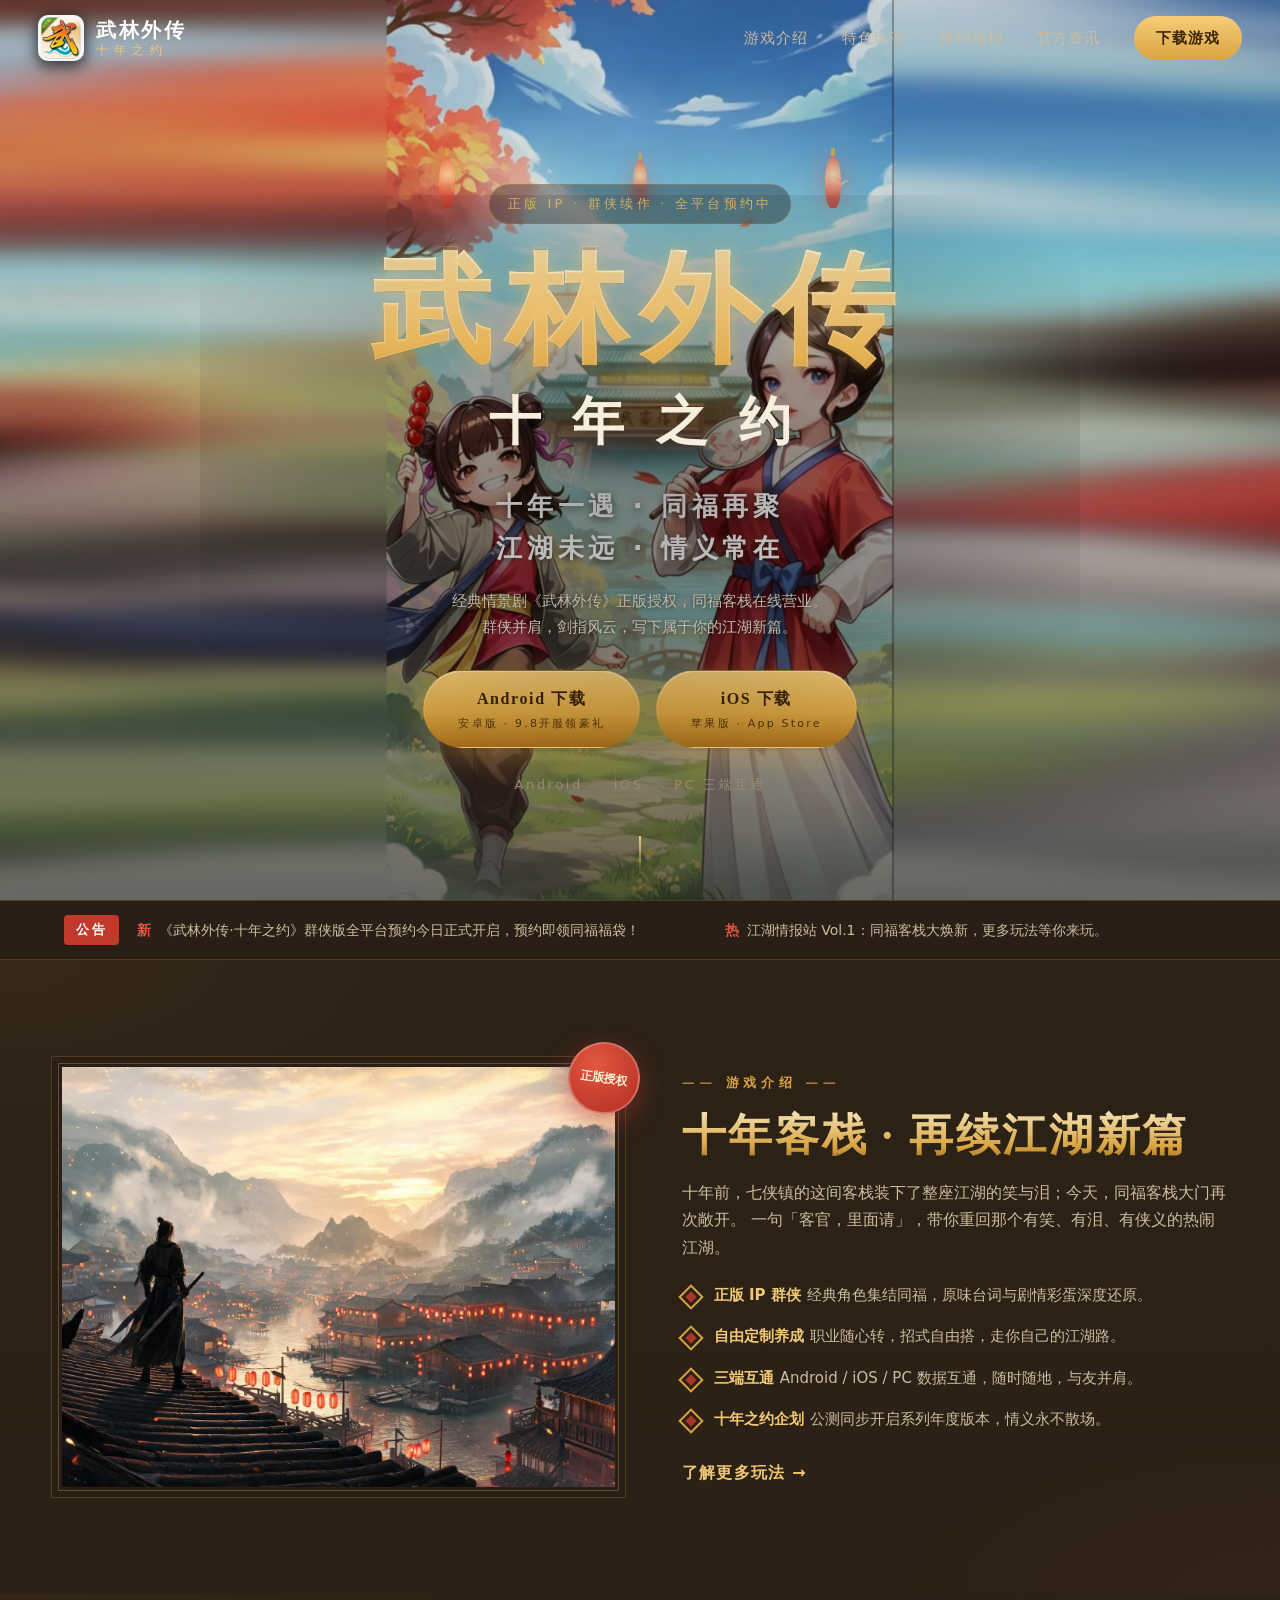
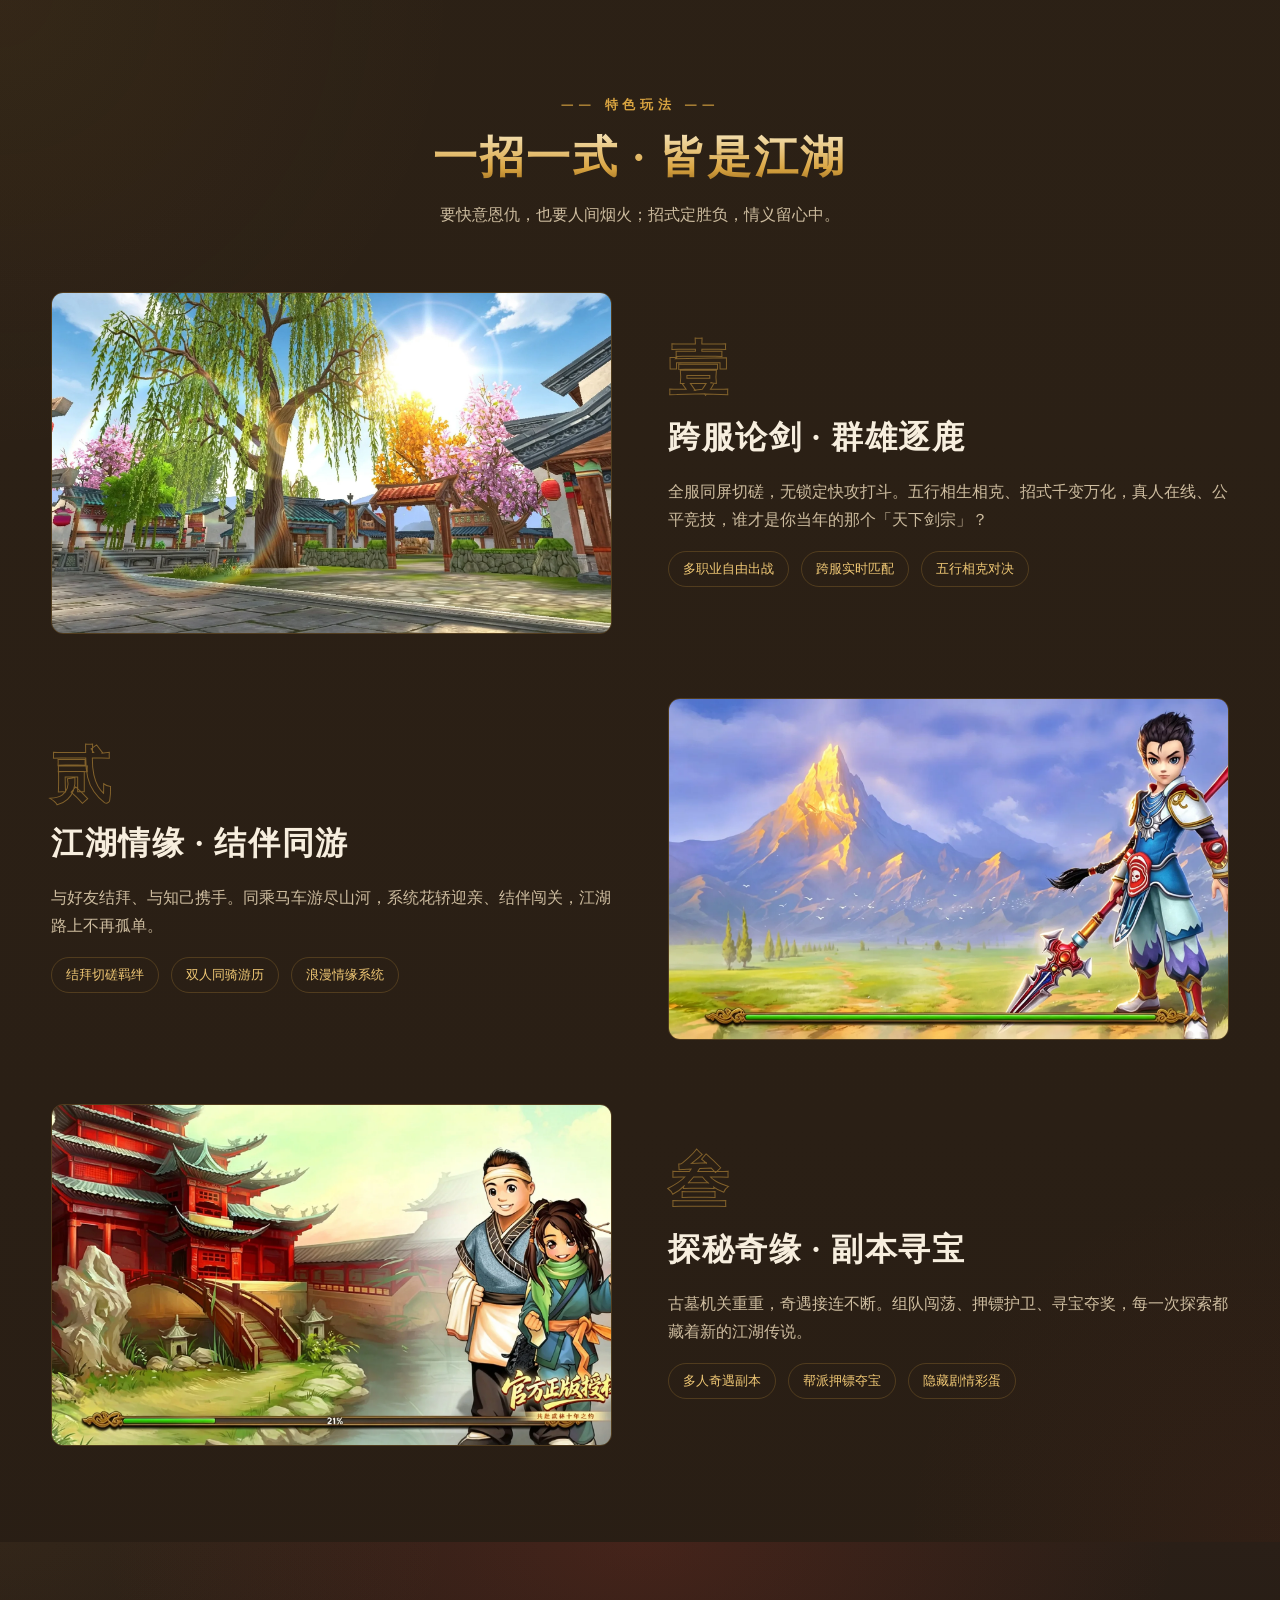
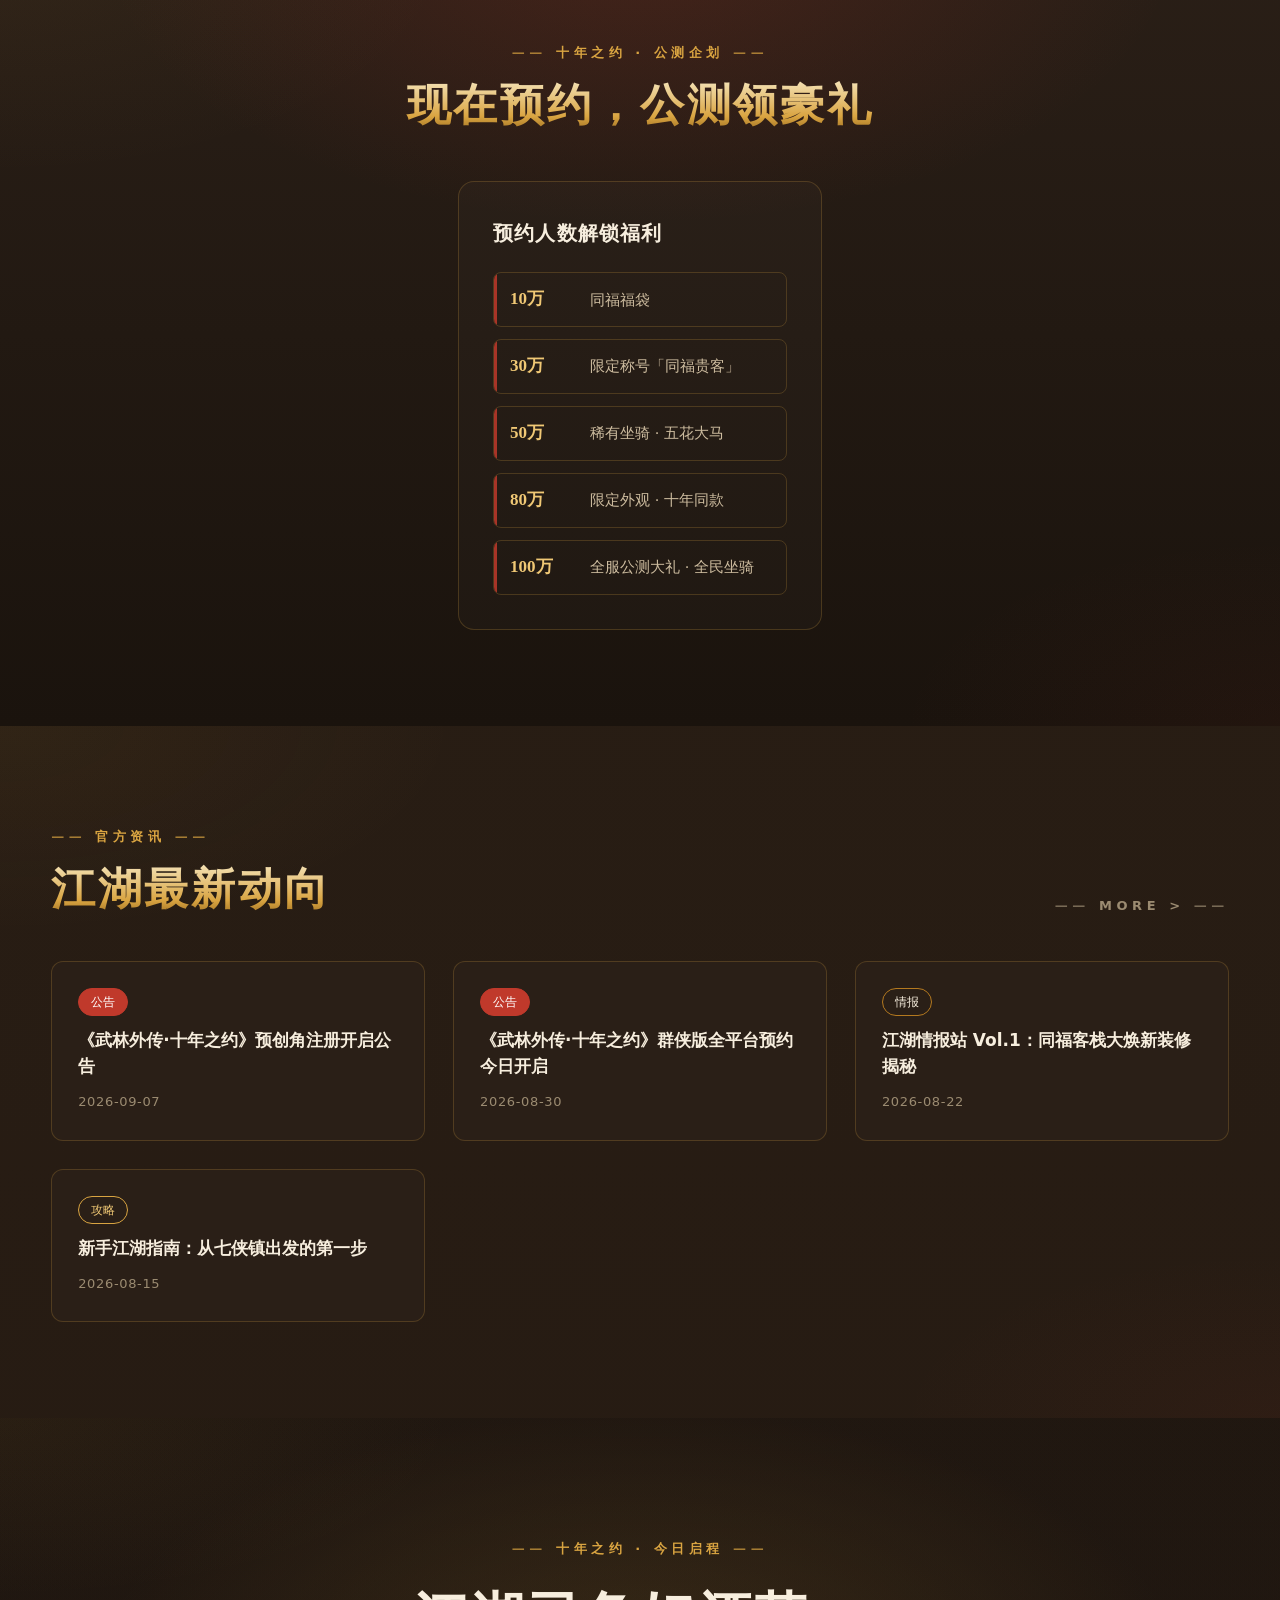
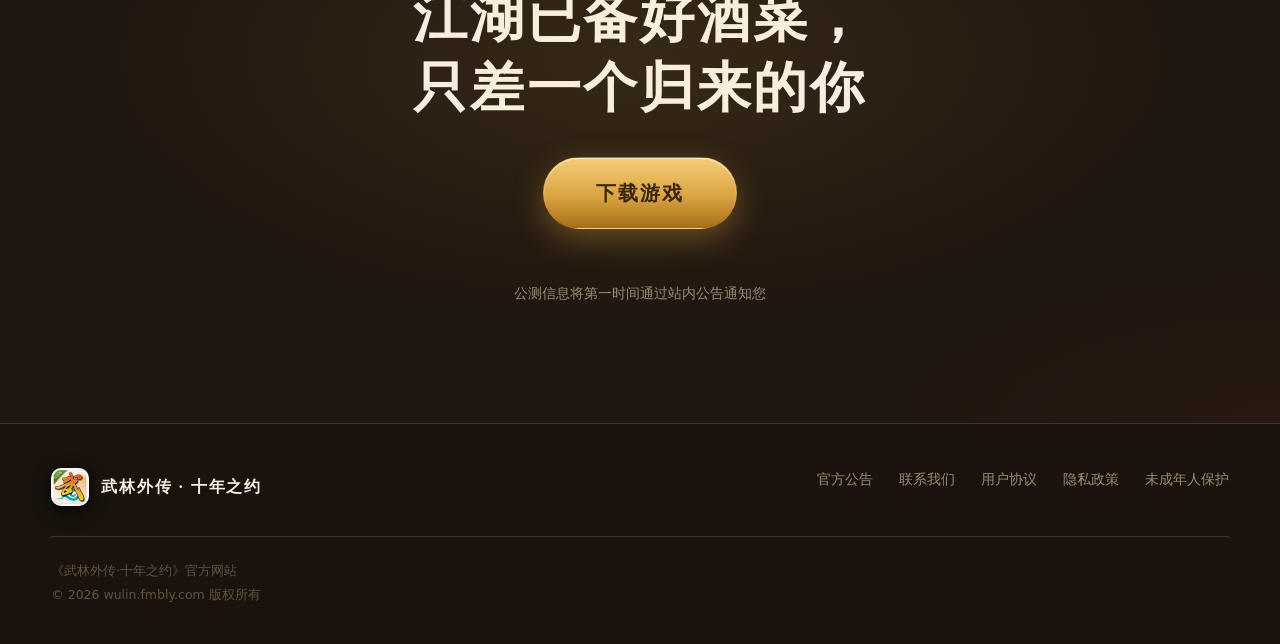
<file: index.html>
<!DOCTYPE html>
<html lang="zh-CN" class="js"><head>
<meta charset="UTF-8">
<meta name="viewport" content="width=device-width, initial-scale=1.0">
<title>武林外传：十年之约 - 官方网站</title>
<meta name="description" content="《武林外传·十年之约》正版群侠手游官网。经典情景剧武林外传正版授权，同福客栈在线营业，群侠并肩，剑指风云。十年一遇，江湖未远，情义常在。">
<meta name="keywords" content="武林外传,武林外传十年之约,武林外传手游,群侠,同福客栈,武侠手游,官网,预约">
<meta name="baidu-site-verification" content="codeva-mMOfyndmXT" />
<link rel="canonical" href="https://wulin.fmbly.com/">
<meta property="og:type" content="website">
<meta property="og:title" content="武林外传：十年之约 - 官方网站">
<meta property="og:description" content="十年一遇 · 同福再聚。经典情景剧正版授权群侠手游，公测预约现已开启。">
<meta property="og:image" content="https://wulin.fmbly.com/assets/images/hero_kv_user.webp">
<link rel="icon" type="image/svg+xml" href="favicon.svg">
<link rel="icon" type="image/png" href="favicon-16.png" sizes="16x16">
<link rel="icon" type="image/png" href="favicon-32.png" sizes="32x32">
<link rel="apple-touch-icon" href="favicon-192.png">
<link rel="manifest" href="site.webmanifest">
<link rel="stylesheet" href="css/style.css?v=20260908-user">
<script type="application/ld+json">{"@context": "https://schema.org", "@type": "WebSite", "name": "武林外传：十年之约 官方网站", "url": "https://wulin.fmbly.com/"}</script>
</head>
<body>
<a class="skip-link" href="#main">跳到主要内容</a>

<!-- ===== 顶部导航 ===== -->
<header class="site-head scrolled" id="top">
  <nav class="nav" aria-label="主导航">
    <a class="brand" href="#top">
      <img class="brand-seal-img" src="assets/images/logo-wu-v7.webp?v=20260903" alt="武林外传·十年之约" width="48" height="48">
      <span class="brand-txt">
        <b>武林外传</b>
        <i>十年之约</i>
      </span>
    </a>
    <div class="nav-links" id="navLinks">
      <a href="#intro">游戏介绍</a>
      <a href="#features">特色玩法</a>
      <a href="#welfare">预约福利</a>
      <a href="#news">官方资讯</a>
      <a class="nav-cta" href="https://sdkn-ldy.zhangyu39.com/?app_id=7631&promote_id=1778" target="_blank" rel="noopener noreferrer">下载游戏</a>
    </div>
    <button class="nav-toggle" id="navToggle" aria-label="展开菜单" aria-expanded="false" aria-controls="navLinks">
      <span></span><span></span><span></span>
    </button>
  </nav>
</header>

<main id="main">

  <!-- ===== 首屏主视觉 ===== -->
  <section class="hero" id="home">
    <picture class="hero-media">
      <source srcset="assets/images/hero_kv_user_mobile.webp?v=20260908" media="(max-width:760px)">
      <img class="hero-bg" src="assets/images/hero_kv_user.webp?v=20260908" alt="同福客栈月夜江湖" fetchpriority="high">
    </picture>
    <div class="hero-veil"></div>
    <div class="hero-veil2"></div>
    <div class="hero-inner">
      <div class="hero-lantern-wrap" aria-hidden="true">
        <span class="lantern l1"></span>
        <span class="lantern l2"></span>
        <span class="lantern l3"></span>
      </div>
      <div class="hero-badge">正版 IP · 群侠续作 · 全平台预约中</div>
      <h1 class="hero-title">
        <span class="t-main">武林外传</span>
        <span class="t-sub">十年之约</span>
      </h1>
      <p class="hero-dimmer" aria-hidden="true"></p>
      <p class="hero-slogan">十年一遇 · 同福再聚<br>江湖未远 · 情义常在</p>
      <p class="hero-desc">经典情景剧《武林外传》正版授权，同福客栈在线营业。<br>群侠并肩，剑指风云，写下属于你的江湖新篇。</p>
      <div class="hero-actions">
        <a class="btn btn-primary" href="https://sdkn-ldy.zhangyu39.com/?app_id=7631&promote_id=1778" target="_blank" rel="noopener noreferrer">
          <span>Android 下载</span>
          <small>安卓版 · 9.8开服领豪礼</small>
        </a>
        <a class="btn btn-primary" href="https://sdkn-ldy.zhangyu39.com/?app_id=7606&promote_id=1778" target="_blank" rel="noopener noreferrer">
          <span>iOS 下载</span>
          <small>苹果版 · App Store</small>
        </a>
      </div>
      <div class="hero-meta">
        <span>Android</span><i>·</i><span>iOS</span><i>·</i><span>PC 三端互通</span>
      </div>
    </div>
    <div class="hero-scroll" aria-hidden="true"><i></i></div>
  </section>

  <!-- ===== 公告栏 ===== -->
  <div class="notice">
    <span class="notice-seal">公告</span>
    <div class="notice-track">
      <p><b>新</b>《武林外传·十年之约》群侠版全平台预约今日正式开启，预约即领同福福袋！</p>
      <p><b>热</b>江湖情报站 Vol.1：同福客栈大焕新，更多玩法等你来玩。</p>
    </div>
  </div>

  <!-- ===== 游戏介绍 ===== -->
  <section class="section intro" id="intro">
    <div class="wrap grid-2">
      <div class="intro-media reveal in">
        <div class="frame-photo">
          <img src="assets/images/hero_kv.webp?v=20260903" alt="暮色古武侠客栈全景" loading="lazy">
        </div>
        <span class="frame-stamp" aria-hidden="true">正版授权</span>
      </div>
      <div class="intro-body">
        <span class="eyebrow">游戏介绍</span>
        <h2 class="sec-title">十年客栈 · 再续江湖新篇</h2>
        <p class="sec-lead">
          十年前，七侠镇的这间客栈装下了整座江湖的笑与泪；今天，同福客栈大门再次敞开。
          一句「客官，里面请」，带你重回那个有笑、有泪、有侠义的热闹江湖。
        </p>
        <ul class="intro-points">
          <li>
            <i class="qi"></i><span><b>正版 IP 群侠</b>经典角色集结同福，原味台词与剧情彩蛋深度还原。</span>
          </li>
          <li>
            <i class="qi"></i><span><b>自由定制养成</b>职业随心转，招式自由搭，走你自己的江湖路。</span>
          </li>
          <li>
            <i class="qi"></i><span><b>三端互通</b>Android / iOS / PC 数据互通，随时随地，与友并肩。</span>
          </li>
          <li>
            <i class="qi"></i><span><b>十年之约企划</b>公测同步开启系列年度版本，情义永不散场。</span>
          </li>
        </ul>
        <a class="link-more" href="#features">了解更多玩法 <span>→</span></a>
      </div>
    </div>
  </section>

  <!-- ===== 特色玩法 ===== -->
  <section class="section features" id="features">
    <div class="wrap">
      <div class="sec-head-center reveal in">
        <span class="eyebrow">特色玩法</span>
        <h2 class="sec-title">一招一式 · 皆是江湖</h2>
        <p class="sec-lead">要快意恩仇，也要人间烟火；招式定胜负，情义留心中。</p>
      </div>

      <article class="feat-row">
        <div class="feat-media reveal in"><img src="assets/images/feature-lunjian.webp?v=20260903" alt="数位侠士点亮兵刃在古老擂台对招" loading="lazy"></div>
        <div class="feat-body reveal in">
          <span class="feat-index">壹</span>
          <h3>跨服论剑 · 群雄逐鹿</h3>
          <p>全服同屏切磋，无锁定快攻打斗。五行相生相克、招式千变万化，真人在线、公平竞技，谁才是你当年的那个「天下剑宗」？</p>
          <ul>
            <li>多职业自由出战</li>
            <li>跨服实时匹配</li>
            <li>五行相克对决</li>
          </ul>
        </div>
      </article>

      <article class="feat-row rev">
        <div class="feat-media reveal in"><img src="assets/images/feature-qingyuan.webp?v=20260903" alt="皓月当空，一对江湖侠侣在湖心码头并肩凭栏" loading="lazy"></div>
        <div class="feat-body reveal in">
          <span class="feat-index">贰</span>
          <h3>江湖情缘 · 结伴同游</h3>
          <p>与好友结拜、与知己携手。同乘马车游尽山河，系统花轿迎亲、结伴闯关，江湖路上不再孤单。</p>
          <ul>
            <li>结拜切磋羁绊</li>
            <li>双人同骑游历</li>
            <li>浪漫情缘系统</li>
          </ul>
        </div>
      </article>

      <article class="feat-row">
        <div class="feat-media reveal in"><img src="assets/images/feature-jitan.webp?v=20260903" alt="探险者深入云雾缭绕的深山古祠秘藏" loading="lazy"></div>
        <div class="feat-body reveal in">
          <span class="feat-index">叁</span>
          <h3>探秘奇缘 · 副本寻宝</h3>
          <p>古墓机关重重，奇遇接连不断。组队闯荡、押镖护卫、寻宝夺奖，每一次探索都藏着新的江湖传说。</p>
          <ul>
            <li>多人奇遇副本</li>
            <li>帮派押镖夺宝</li>
            <li>隐藏剧情彩蛋</li>
          </ul>
        </div>
      </article>
    </div>
  </section>


  <!-- ===== 预约福利 ===== -->
  <section class="section welfare" id="welfare">
    <div class="wrap">
      <div class="sec-head-center reveal in">
        <span class="eyebrow">十年之约 · 公测企划</span>
        <h2 class="sec-title">现在预约，公测领豪礼</h2>
      </div>

      <div class="welfare-grid">
                <div class="reward reveal in">
          <h3>预约人数解锁福利</h3>
          <ul class="reward-tiers">
            <li><span class="rt-num">10万</span><span class="rt-name">同福福袋</span><i></i></li>
            <li><span class="rt-num">30万</span><span class="rt-name">限定称号「同福贵客」</span><i></i></li>
            <li><span class="rt-num">50万</span><span class="rt-name">稀有坐骑 · 五花大马</span><i></i></li>
            <li><span class="rt-num">80万</span><span class="rt-name">限定外观 · 十年同款</span><i></i></li>
            <li><span class="rt-num">100万</span><span class="rt-name">全服公测大礼 · 全民坐骑</span><i></i></li>
          </ul>
        </div>
      </div>
    </div>
  </section>

  <!-- ===== 官方资讯 ===== -->
  <section class="section news" id="news">
    <div class="wrap">
      <div class="sec-head-space reveal in">
        <div>
          <span class="eyebrow">官方资讯</span>
          <h2 class="sec-title">江湖最新动向</h2>
        </div>
        <span class="eyebrow side">MORE &gt;</span>
      </div>
      <div class="news-list">
        <a class="news-item reveal in" href="news-yuchuangjiao" aria-label="查看公告">
          <span class="news-tag hot">公告</span>
          <h3>《武林外传·十年之约》预创角注册开启公告</h3>
          <span class="news-date">2026-09-07</span>
        </a>
        <a class="news-item reveal in" href="#" aria-label="查看公告">
          <span class="news-tag hot">公告</span>
          <h3>《武林外传·十年之约》群侠版全平台预约今日开启</h3>
          <span class="news-date">2026-08-30</span>
        </a>
        <a class="news-item reveal in" href="#" aria-label="查看情报">
          <span class="news-tag info">情报</span>
          <h3>江湖情报站 Vol.1：同福客栈大焕新装修揭秘</h3>
          <span class="news-date">2026-08-22</span>
        </a>
        <a class="news-item reveal in" href="#" aria-label="查看攻略">
          <span class="news-tag">攻略</span>
          <h3>新手江湖指南：从七侠镇出发的第一步</h3>
          <span class="news-date">2026-08-15</span>
        </a>
      </div>
    </div>
  </section>

  <!-- ===== 最终行动号召 ===== -->
  <section class="section reserve" id="reserve">
    <div class="reserve-inner reveal in">
      <span class="eyebrow">十年之约 · 今日启程</span>
      <h2 class="reserve-title">江湖已备好酒菜，<br>只差一个归来的你</h2>
      <a class="btn btn-primary btn-lg" href="https://sdkn-ldy.zhangyu39.com/?app_id=7631&promote_id=1778" target="_blank" rel="noopener noreferrer"><span>下载游戏</span></a>
      <p class="reserve-note"><br>公测信息将第一时间通过站内公告通知您</p>
    </div>
  </section>

</main>

<!-- ===== 页脚 ===== -->
<footer class="footer">
  <div class="wrap">
    <div class="foot-top">
      <div class="foot-brand">
        <img class="brand-seal-img" src="assets/images/logo-wu-v7.webp?v=20260903" alt="武林外传·十年之约" width="48" height="48">
        <b>武林外传 · 十年之约</b>
      </div>
      <div class="foot-links">
        <a href="#">官方公告</a>
        <a href="#">联系我们</a>
        <a href="#">用户协议</a>
        <a href="#">隐私政策</a>
        <a href="#">未成年人保护</a>
      </div>
    </div>
    <div class="foot-line"></div>
    <div class="foot-legal">
      <p>《武林外传·十年之约》官方网站</p>
      <p>© 2026 wulin.fmbly.com 版权所有</p>
    </div>
  </div>
</footer>

<script src="js/main.js?v=20260901"></script>

</body></html>
</file>
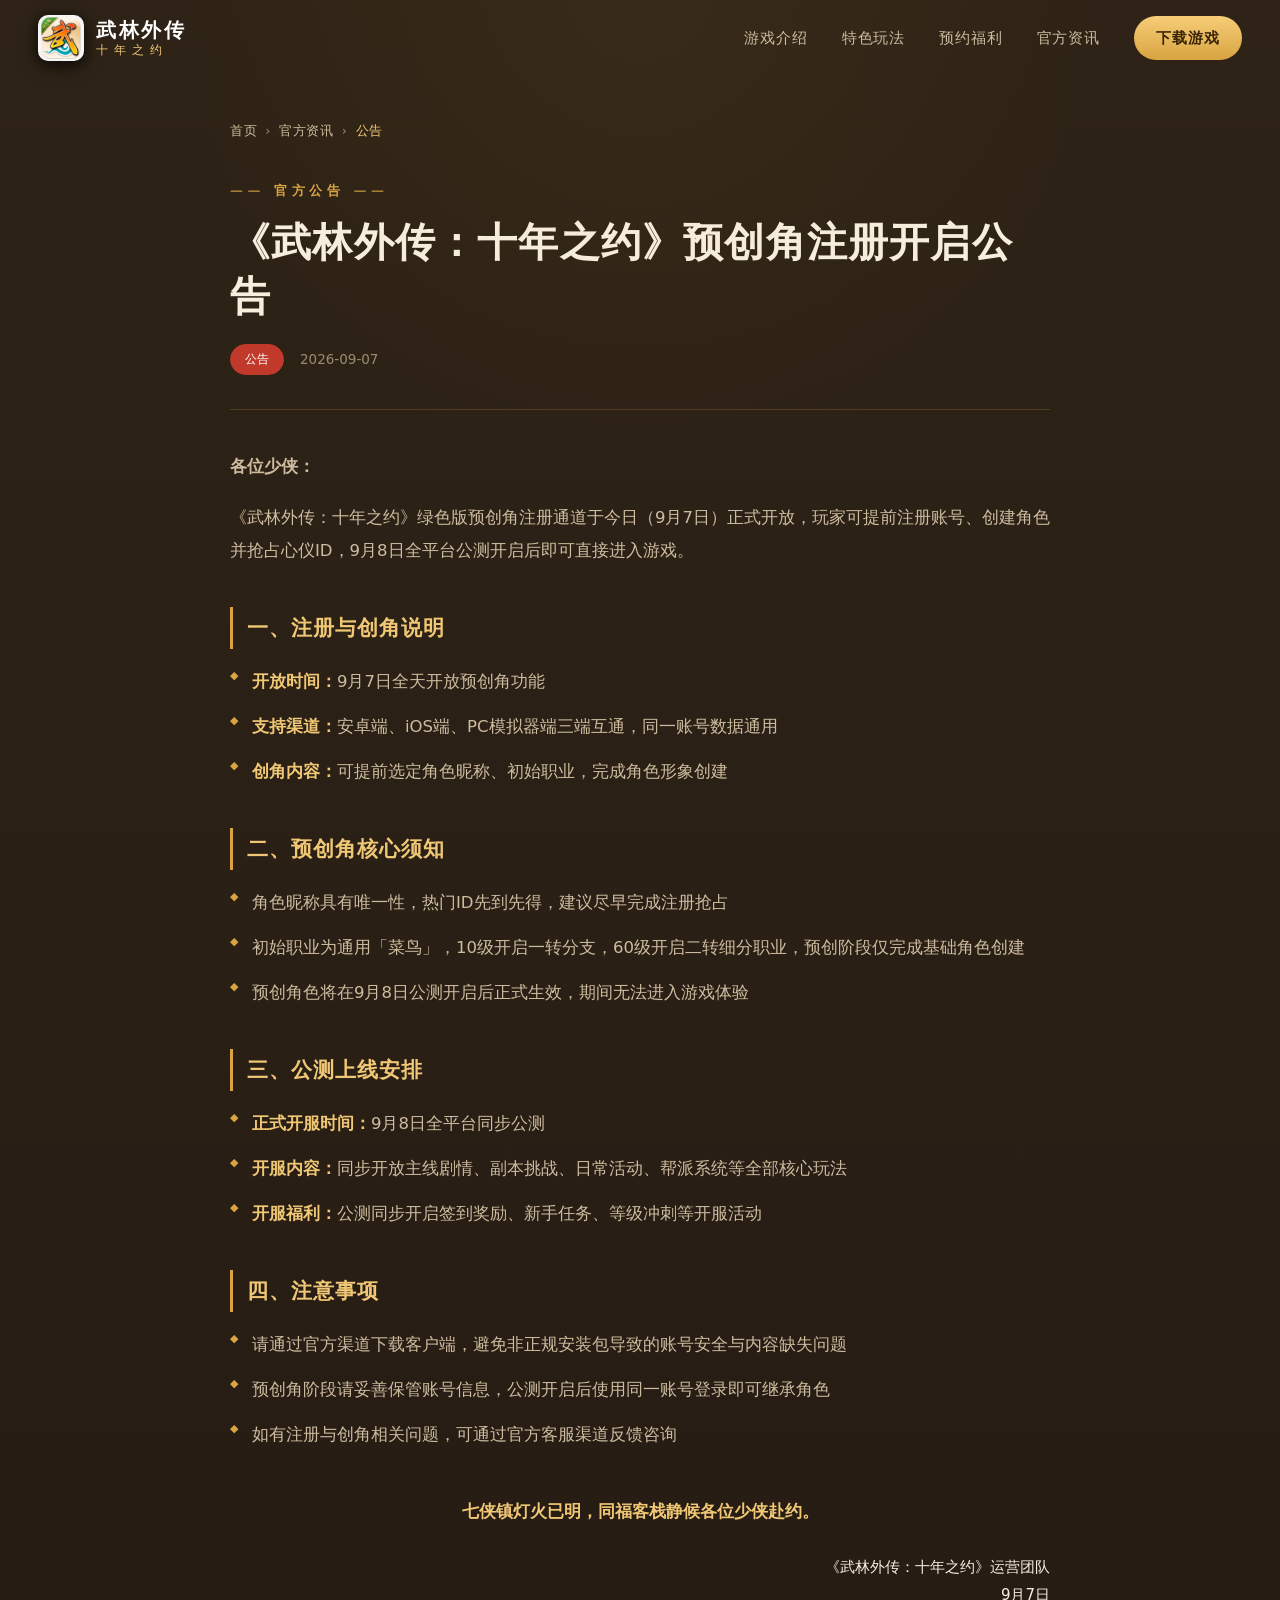
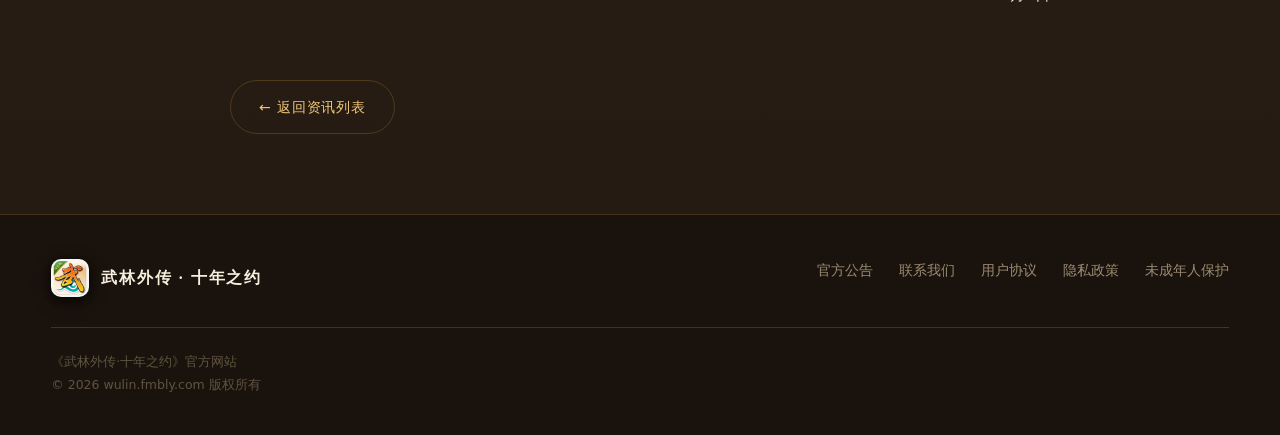
<file: news-yuchuangjiao.html>
<!DOCTYPE html>
<html lang="zh-CN">
<head>
  <meta charset="UTF-8">
  <meta name="viewport" content="width=device-width, initial-scale=1.0">
  <title>《武林外传·十年之约》预创角注册开启公告 | 武林外传十年之约官网</title>
  <meta name="description" content="《武林外传：十年之约》预创角注册通道9月7日开启，9月8日全平台公测上线。安卓、iOS、PC三端互通，抢占心仪ID，先到先得！">
  <link rel="canonical" href="https://wulin.fmbly.com/news-yuchuangjiao">
  <link rel="stylesheet" href="css/style.css">
  <link rel="stylesheet" href="css/article.css">
</head>
<body>
<a class="skip-link" href="#main">跳到主要内容</a>

<!-- ===== 顶部导航 ===== -->
<header class="site-head scrolled" id="top">
  <nav class="nav" aria-label="主导航">
    <a class="brand" href="index.html#top">
      <img class="brand-seal-img" src="assets/images/logo-wu-v7.webp?v=20260903" alt="武林外传·十年之约" width="48" height="48">
      <span class="brand-txt">
        <b>武林外传</b>
        <i>十年之约</i>
      </span>
    </a>
    <div class="nav-links" id="navLinks">
      <a href="index.html#intro">游戏介绍</a>
      <a href="index.html#features">特色玩法</a>
      <a href="index.html#welfare">预约福利</a>
      <a href="index.html#news">官方资讯</a>
      <a class="nav-cta" href="https://sdkn-ldy.zhangyu39.com/?app_id=7631&promote_id=1778" target="_blank" rel="noopener noreferrer">下载游戏</a>
    </div>
    <button class="nav-toggle" id="navToggle" aria-label="展开菜单" aria-expanded="false" aria-controls="navLinks">
      <span></span><span></span><span></span>
    </button>
  </nav>
</header>

<main id="main">
  <!-- 公告正文 -->
  <article class="article-page">
    <div class="wrap">
      <nav class="crumb"><a href="index.html">首页</a> › <a href="index.html#news">官方资讯</a> › <span>公告</span></nav>

      <header class="article-head">
        <span class="eyebrow">官方公告</span>
        <h1 class="article-title">《武林外传：十年之约》预创角注册开启公告</h1>
        <p class="article-meta">
          <span class="meta-tag hot">公告</span>
          <time datetime="2026-09-07">2026-09-07</time>
        </p>
      </header>

      <div class="article-body">
        <p class="article-lead">各位少侠：</p>
        <p>《武林外传：十年之约》绿色版预创角注册通道于今日（9月7日）正式开放，玩家可提前注册账号、创建角色并抢占心仪ID，9月8日全平台公测开启后即可直接进入游戏。</p>

        <h2>一、注册与创角说明</h2>
        <ul>
          <li><strong>开放时间：</strong>9月7日全天开放预创角功能</li>
          <li><strong>支持渠道：</strong>安卓端、iOS端、PC模拟器端三端互通，同一账号数据通用</li>
          <li><strong>创角内容：</strong>可提前选定角色昵称、初始职业，完成角色形象创建</li>
        </ul>

        <h2>二、预创角核心须知</h2>
        <ul>
          <li>角色昵称具有唯一性，热门ID先到先得，建议尽早完成注册抢占</li>
          <li>初始职业为通用「菜鸟」，10级开启一转分支，60级开启二转细分职业，预创阶段仅完成基础角色创建</li>
          <li>预创角色将在9月8日公测开启后正式生效，期间无法进入游戏体验</li>
        </ul>

        <h2>三、公测上线安排</h2>
        <ul>
          <li><strong>正式开服时间：</strong>9月8日全平台同步公测</li>
          <li><strong>开服内容：</strong>同步开放主线剧情、副本挑战、日常活动、帮派系统等全部核心玩法</li>
          <li><strong>开服福利：</strong>公测同步开启签到奖励、新手任务、等级冲刺等开服活动</li>
        </ul>

        <h2>四、注意事项</h2>
        <ul>
          <li>请通过官方渠道下载客户端，避免非正规安装包导致的账号安全与内容缺失问题</li>
          <li>预创角阶段请妥善保管账号信息，公测开启后使用同一账号登录即可继承角色</li>
          <li>如有注册与创角相关问题，可通过官方客服渠道反馈咨询</li>
        </ul>

        <p class="article-closing">七侠镇灯火已明，同福客栈静候各位少侠赴约。</p>
        <p class="article-sign">《武林外传：十年之约》运营团队<br>9月7日</p>

        <a class="btn-article-back" href="index.html#news">← 返回资讯列表</a>
      </div>
    </div>
  </article>
</main>

<!-- ===== 页脚 ===== -->
<footer class="footer">
  <div class="wrap">
    <div class="foot-top">
      <div class="foot-brand">
        <img class="brand-seal-img" src="assets/images/logo-wu-v7.webp?v=20260903" alt="武林外传·十年之约" width="48" height="48">
        <b>武林外传 · 十年之约</b>
      </div>
      <div class="foot-links">
        <a href="#">官方公告</a>
        <a href="#">联系我们</a>
        <a href="#">用户协议</a>
        <a href="#">隐私政策</a>
        <a href="#">未成年人保护</a>
      </div>
    </div>
    <div class="foot-line"></div>
    <div class="foot-legal">
      <p>《武林外传·十年之约》官方网站</p>
      <p>© 2026 wulin.fmbly.com 版权所有</p>
    </div>
  </div>
</footer>

<script src="js/main.js?v=20260901"></script>
</body>
</html>
</file>
<file: css/style.css>
/* ==========================================================
   武林外传 · 十年之约 — 官方站样式
   暖色怀旧客栈 × 现代高级手游质感
   ========================================================== */

:root{
  --ink:#1a130d;          /* 暖墨黑（略提亮） */
  --panel:#2a1f17;        /* 面板色（提亮一档） */
  --panel2:#32261c;       /* 二级面板（提亮一档） */
  --line:rgba(217,164,65,.22);
  --gold:#d9a441;
  --gold-2:#f0c875;
  --gold-3:#b4791f;
  --red:#c0392b;
  --red-2:#e2573f;
  --paper:#f7eede;       /* 羊皮纸暖白（提亮一档） */
  --muted:#cdbc9f;        /* 略提亮 */
  --dim:#9b8b71;          /* 略提亮 */
  --font-serif:"Noto Serif SC","Songti SC","STSong","SimSun",serif;
  --font-sans:"PingFang SC","Microsoft YaHei","Noto Sans SC",system-ui,sans-ui;
  --shadow:0 24px 60px rgba(0,0,0,.5);
}

*{margin:0;padding:0;box-sizing:border-box;-webkit-tap-highlight-color:transparent}
html{scroll-behavior:smooth;scroll-padding-top:84px}
body{
  font-family:var(--font-sans);
  color:var(--paper);
  background:linear-gradient(180deg,#2e2316 0%,#2a1f15 50%,#251a12 100%);   /* 整体提亮：暖调深棕（提亮约30%） */
  line-height:1.7;
  -webkit-font-smoothing:antialiased;
  overflow-x:hidden;
}
a{color:inherit;text-decoration:none}
img{display:block;max-width:100%}
ul{list-style:none}

::selection{background:var(--gold-3);color:#fff}

.skip-link{
  position:absolute;left:-9999px;top:0;z-index:200;
  padding:10px 16px;background:var(--gold);color:var(--ink);
}
.skip-link:focus{left:8px;top:8px}

.wrap{width:min(1180px,92vw);margin:0 auto}
.section{padding:96px 0;position:relative}

/* 中式点缀背景云纹 */
.section::before{
  content:"";position:absolute;inset:0;pointer-events:none;
  background:
    radial-gradient(60% 50% at 0% 0%, rgba(217,164,65,.05), transparent 60%),
    radial-gradient(50% 40% at 100% 100%, rgba(192,57,43,.05), transparent 60%);
}

/* ---------- 通用标题 ---------- */
.eyebrow{
  display:inline-block;font-size:13px;letter-spacing:.35em;
  color:var(--gold);font-weight:600;margin-bottom:14px;
}
.eyebrow::before{content:"—— ";opacity:.7}
.eyebrow::after{content:" ——";opacity:.7}
.sec-title{
  font-family:var(--font-serif);
  font-weight:800;font-size:clamp(28px,4vw,44px);
  letter-spacing:.06em;line-height:1.25;
  background:linear-gradient(180deg,#f6e6bd,#d9a441 70%,#9a6c1f);
  -webkit-background-clip:text;background-clip:text;color:transparent;
}
.sec-lead{margin-top:16px;color:var(--muted);max-width:640px}
.sec-head-center{text-align:center}
.sec-head-center .sec-lead{margin-left:auto;margin-right:auto}
.sec-head-space{display:flex;align-items:flex-end;justify-content:space-between}
.sec-head-space .side{color:var(--dim);margin:0}

/* ---------- 按钮 ---------- */
.btn{
  display:inline-flex;flex-direction:column;align-items:center;justify-content:center;
  gap:2px;padding:14px 34px;border-radius:100px;
  font-family:var(--font-serif);font-weight:700;letter-spacing:.1em;
  text-align:center;transition:.25s;border:1px solid transparent;
}
.btn small{font-size:11px;letter-spacing:.2em;opacity:.85;font-family:var(--font-sans);font-weight:400}
.btn-primary{
  color:#3a2406;
  background:linear-gradient(180deg,#f6cd78,#d9a441 55%,#a66d1a);
  box-shadow:0 10px 30px rgba(217,164,65,.35), inset 0 1px 0 rgba(255,255,255,.5);
}
.btn-primary:hover{transform:translateY(-2px);box-shadow:0 16px 40px rgba(217,164,65,.5), inset 0 1px 0 rgba(255,255,255,.5)}
.btn-ghost{color:var(--gold-2);border-color:var(--line);background:rgba(255,255,255,.02)}
.btn-ghost:hover{border-color:var(--gold);background:rgba(217,164,65,.08)}
.btn-lg{padding:18px 52px;font-size:20px}
.link-more{margin-top:26px;display:inline-block;color:var(--gold-2);font-weight:600;letter-spacing:.08em}
.link-more span{display:inline-block;transition:.25s}
.link-more:hover span{transform:translateX(6px)}

/* ---------- 顶部导航 ---------- */
.site-head{position:fixed;inset:0 0 auto;z-index:100}
.nav{
  width:min(1280px,94vw);margin:0 auto;height:76px;
  display:flex;align-items:center;justify-content:space-between;
  transition:.3s;
}
.site-head.scrolled .nav{height:62px}
.site-head.scrolled{
  background:rgba(20,15,12,.88);
  backdrop-filter:blur(12px);
  border-bottom:1px solid var(--line);
}
.brand{display:flex;align-items:center;gap:12px}
.brand-logo{height:44px;width:auto;flex:none;object-fit:contain;filter:drop-shadow(0 4px 12px rgba(0,0,0,.45))}
.brand-seal-img{
  width:46px;height:46px;flex:none;object-fit:contain;
  border-radius:10px;box-shadow:0 4px 16px rgba(0,0,0,.55);filter:drop-shadow(0 2px 6px rgba(0,0,0,.35));
}
.brand-txt{display:flex;flex-direction:column;line-height:1.05}
.brand-txt b{font-family:var(--font-serif);font-size:20px;letter-spacing:.12em;color:#fff}
.brand-txt i{font-style:normal;font-size:12px;letter-spacing:.5em;color:var(--gold-2);margin-top:3px}
.nav-links{display:flex;align-items:center;gap:34px}
.nav-links a{color:var(--muted);font-size:14.5px;letter-spacing:.06em;transition:.2s;position:relative}
.nav-links a:hover{color:var(--gold-2)}
.nav-links a::after{content:"";position:absolute;left:0;bottom:-6px;width:0;height:2px;background:var(--gold);transition:.25s}
.nav-links a:hover::after{width:100%}
.nav-links .nav-cta{
  color:#3a2406;font-weight:700;padding:10px 22px;border-radius:100px;
  background:linear-gradient(180deg,#f6cd78,#d9a441);
}
.nav-links .nav-cta::after{display:none}
.nav-links .nav-cta:hover{color:#2a1a04;box-shadow:0 6px 20px rgba(217,164,65,.4)}
.nav-toggle{
  display:none;width:42px;height:42px;background:none;border:1px solid var(--line);
  border-radius:8px;flex-direction:column;align-items:center;justify-content:center;gap:5px;cursor:pointer;
}
.nav-toggle span{width:20px;height:2px;background:var(--gold-2);transition:.3s}
.nav-toggle.open span:nth-child(1){transform:translateY(7px) rotate(45deg)}
.nav-toggle.open span:nth-child(2){opacity:0}
.nav-toggle.open span:nth-child(3){transform:translateY(-7px) rotate(-45deg)}

/* ---------- 首屏 ---------- */
.hero{position:relative;min-height:100vh;display:flex;align-items:center;justify-content:center;overflow:hidden;text-align:center}
.hero-media{position:absolute;inset:0;display:block;overflow:hidden}
.hero-media source,.hero-media img{display:block}
.hero-bg{width:100%;height:100%;object-fit:cover;object-position:center 35%;transform:scale(1.06);animation:heroZoom 16s ease-out forwards}
@keyframes heroZoom{to{transform:scale(1)}}
.hero-veil{position:absolute;inset:0;background:linear-gradient(180deg,rgba(20,15,12,.10),rgba(20,15,12,.18) 50%,rgba(20,15,12,.55) 100%)}
.hero-veil2{position:absolute;inset:0;background:radial-gradient(80% 60% at 50% 25%,transparent,rgba(20,15,12,.14))}
.hero-inner{position:relative;z-index:5;padding:120px 20px 40px}
.hero-badge{
  display:inline-block;padding:8px 18px;border:1px solid var(--line);
  border-radius:100px;color:var(--gold-2);font-size:13px;letter-spacing:.25em;
  background:rgba(20,15,12,.35);backdrop-filter:blur(6px);margin-bottom:26px;
}
.hero-title{font-family:var(--font-serif);margin:0 0 20px;position:relative;z-index:2}
.hero-title .t-main,.hero-title .t-sub{position:relative;z-index:2}
.hero-dimmer{position:absolute;left:50%;top:17%;transform:translateX(-50%);z-index:1;width:min(880px,94vw);height:72%;border-radius:18px;background:radial-gradient(60% 62% at 50% 46%,rgba(10,7,4,.38),rgba(10,7,4,.18) 62%,transparent 100%);pointer-events:none}
.hero-title .t-main{
  display:block;font-size:clamp(52px,10vw,120px);font-weight:900;letter-spacing:.12em;line-height:1;
  background:linear-gradient(180deg,#fffbe6,#ffdd9e 55%,#f8c05a);
  -webkit-background-clip:text;background-clip:text;color:transparent;
  -webkit-text-stroke:.5px rgba(255,255,255,.35);
  text-shadow:0 0 16px rgba(255,200,90,.4),0 1px 2px rgba(150,100,20,.3);
}
.hero-title .t-sub{
  display:block;font-size:clamp(24px,4.5vw,52px);font-weight:700;letter-spacing:.6em;
  color:var(--paper);margin-top:8px;text-indent:.6em;
}
.hero-slogan{margin-top:6px;font-size:clamp(18px,2.6vw,26px);letter-spacing:.18em;color:#ffffff;font-weight:600;line-height:1.6;text-shadow:0 2px 8px rgba(0,0,0,.7),0 0 20px rgba(255,200,120,.3)}
.hero-desc{margin:20px auto 30px;color:#f5ecd7;font-size:15px;max-width:520px;text-shadow:0 1px 4px rgba(0,0,0,.6)}
.hero-actions{display:flex;gap:16px;justify-content:center;flex-wrap:wrap}
.hero-meta{margin-top:26px;color:var(--dim);font-size:13px;letter-spacing:.2em;display:flex;gap:12px;justify-content:center}
.hero-meta i{opacity:.4}
.hero-scroll{position:absolute;bottom:26px;left:50%;transform:translateX(-50%);z-index:5}
.hero-scroll i{display:block;width:2px;height:38px;background:linear-gradient(var(--gold-2),transparent);animation:drop 2s infinite}
@keyframes drop{0%{transform:scaleY(0);transform-origin:top}45%{transform:scaleY(1);transform-origin:top}100%{transform:scaleY(0);transform-origin:bottom;opacity:0}}

/* 灯笼 */
.hero-lantern-wrap{position:absolute;inset:12% 0 auto 0;display:flex;justify-content:space-around;pointer-events:none;opacity:.8}
.lantern{width:16px;height:52px;border-radius:50% 50% 40% 40%;position:relative;
  background:radial-gradient(circle at 50% 35%,#ffd19c,var(--red-2) 60%,var(--red));box-shadow:0 0 22px rgba(226,87,63,.6);animation:sway 4s ease-in-out infinite}
.lantern::before{content:"";position:absolute;top:-8px;left:50%;transform:translateX(-50%);border-left:2px solid var(--gold);border-right:2px solid var(--gold);height:8px}
.lantern.l2{animation-delay:.5s;transform:scale(.85)}
.lantern.l3{animation-delay:1.1s}
@keyframes sway{0%,100%{transform:rotate(-4deg)}50%{transform:rotate(4deg)}}

/* ---------- 公告栏 ---------- */
.notice{display:flex;align-items:center;gap:18px;background:var(--panel);border-top:1px solid var(--line);border-bottom:1px solid var(--line);overflow:hidden}
.notice-seal{flex:none;margin:14px 0 14px 5vw;padding:4px 12px;background:var(--red);color:#fff;font-weight:700;letter-spacing:.2em;border-radius:4px;font-size:13px}
.notice-track{overflow:hidden;white-space:nowrap;width:100%}
.notice-track p{display:inline-block;color:var(--muted);font-size:14px;margin-right:80px;animation:scroll 26s linear infinite}
.notice-track p b{color:var(--red-2);font-weight:700;margin-right:8px}
@keyframes scroll{0%{transform:translateX(0)}100%{transform:translateX(-60%)}}

/* ---------- 游戏介绍 ---------- */
.grid-2{display:grid;grid-template-columns:1.05fr 1fr;gap:56px;align-items:center}
.intro-media{position:relative}
.frame-photo{border:1px solid var(--line);padding:10px;background:var(--panel);position:relative}
.frame-photo::before{content:"";position:absolute;inset:6px;border:1px solid rgba(217,164,65,.35);pointer-events:none}
.frame-photo img{height:420px;width:100%;object-fit:cover}
.frame-stamp{
  position:absolute;right:-14px;top:-14px;width:72px;height:72px;border-radius:50%;
  display:grid;place-items:center;text-align:center;font-family:var(--font-serif);font-weight:700;font-size:12px;color:#fbeed2;
  background:radial-gradient(circle at 35% 30%,var(--red-2),var(--red) 70%);
  border:2px solid rgba(255,255,255,.25);transform:rotate(8deg);box-shadow:0 8px 24px rgba(192,57,43,.5);
}
.intro-points{margin-top:22px;display:grid;gap:16px}
.intro-points li{display:flex;gap:14px;align-items:flex-start}
.intro-points .qi{flex:none;width:18px;height:18px;margin-top:5px;border:2px solid var(--gold);transform:rotate(45deg);position:relative}
.intro-points .qi::after{content:"";position:absolute;inset:3px;background:var(--red);opacity:.85}
.intro-points b{color:var(--gold-2);font-weight:700;margin-right:6px}
.intro-points span{color:var(--muted);font-size:15px}

/* ---------- 特色玩法 ---------- */
.feat-row{display:grid;grid-template-columns:1fr 1fr;gap:56px;align-items:center;margin-top:64px}
.feat-row.rev .feat-media{order:2}
.feat-row.rev .feat-body{order:1}
.feat-media{overflow:hidden;border-radius:12px;border:1px solid var(--line);position:relative}
.feat-media img{width:100%;height:340px;object-fit:cover;transition:.6s}
.feat-row:hover .feat-media img{transform:scale(1.05)}
.feat-body{position:relative;padding:20px 0}
.feat-index{font-family:var(--font-serif);font-size:60px;font-weight:900;line-height:1;color:transparent;-webkit-text-stroke:1px rgba(217,164,65,.5)}
.feat-body h3{font-family:var(--font-serif);font-size:clamp(22px,3vw,32px);margin:10px 0 14px;color:var(--paper);letter-spacing:.05em}
.feat-body p{color:var(--muted)}
.feat-body ul{margin-top:18px;display:flex;flex-wrap:wrap;gap:12px}
.feat-body li{font-size:13px;color:var(--gold-2);border:1px solid var(--line);padding:6px 14px;border-radius:100px}

/* ---------- 江湖人物 ---------- */
.heroes{background:var(--panel)}
.heroes-grid{display:grid;grid-template-columns:repeat(3,1fr);gap:28px;margin-top:50px}
.hero-card{background:var(--panel2);border:1px solid var(--line);border-radius:12px;overflow:hidden;transition:.35s;cursor:pointer}
.hero-card:hover{transform:translateY(-8px);border-color:var(--gold);box-shadow:var(--shadow)}
.hc-img{height:300px;overflow:hidden;position:relative}
.hc-img img{width:100%;height:100%;object-fit:cover;transition:.6s}
.hero-card:hover .hc-img img{transform:scale(1.08)}
.hc-img::after{content:"";position:absolute;inset:auto 0 0 0;height:50%;background:linear-gradient(transparent,var(--panel2));}
.hero-card figcaption{padding:18px 20px 22px;position:relative}
.hc-role{font-size:12px;letter-spacing:.25em;color:var(--gold)}
.hero-card h3{font-family:var(--font-serif);font-size:22px;margin:6px 0 8px;color:var(--paper);letter-spacing:.05em}
.hero-card p{color:var(--muted);font-size:14px}

/* ---------- 预约福利 ---------- */
.welfare{background:
  radial-gradient(70% 60% at 50% 0%,rgba(192,57,43,.18),transparent 60%),
  linear-gradient(var(--panel),var(--ink))}
.welfare-grid{display:grid;gap:40px;justify-content:center;margin-top:48px}
.reward{width:min(760px,100%);justify-self:center}
.countdown,.reward{background:rgba(255,255,255,.02);border:1px solid var(--line);border-radius:16px;padding:34px}
.countdown h3,.reward h3{font-family:var(--font-serif);color:var(--paper);font-size:20px;letter-spacing:.06em;margin-bottom:22px}
.cd-boxes{display:flex;gap:16px}
.cd{flex:1;text-align:center;background:var(--panel2);border:1px solid var(--line);border-radius:10px;padding:18px 6px}
.cd b{display:block;font-family:var(--font-serif);font-size:clamp(28px,4vw,40px);color:var(--gold-2);letter-spacing:.05em}
.cd span{font-size:12px;color:var(--dim);letter-spacing:.2em}
.cd-note{margin-top:18px;color:var(--dim);font-size:13px}
.reward-tiers{display:grid;gap:12px}
.reward-tiers li{display:flex;align-items:center;gap:16px;padding:12px 16px;border:1px solid var(--line);border-radius:8px;position:relative;overflow:hidden}
.reward-tiers li:hover{border-color:var(--gold)}
.reward-tiers li::after{content:"";position:absolute;left:0;top:0;bottom:0;width:3px;background:var(--red);opacity:.85}
.rt-num{flex:none;min-width:64px;font-family:var(--font-serif);font-weight:700;color:var(--gold-2);font-size:17px}
.rt-name{color:var(--muted);font-size:14.5px}

/* ---------- 资讯 ---------- */
.news-list{display:grid;grid-template-columns:repeat(3,1fr);gap:28px;margin-top:44px}
.news-item{background:var(--panel);border:1px solid var(--line);border-radius:12px;padding:26px;display:flex;flex-direction:column;gap:12px;transition:.3s}
.news-item:hover{border-color:var(--gold);transform:translateY(-4px)}
.news-tag{align-self:flex-start;font-size:12px;padding:3px 12px;border-radius:100px;border:1px solid var(--gold);color:var(--gold-2)}
.news-tag.hot{color:#fff;border-color:var(--red);background:var(--red)}
.news-tag.info{color:var(--paper);border-color:var(--gold-3)}
.news-item h3{font-size:17px;color:var(--paper);font-weight:600;line-height:1.5;flex:1}
.news-date{color:var(--dim);font-size:13px;letter-spacing:.05em}

/* ---------- 最终号召 ---------- */
.reserve{text-align:center;background:
  linear-gradient(rgba(20,15,12,.35),rgba(20,15,12,.35)),
  radial-gradient(60% 60% at 50% 40%,rgba(217,164,65,.2),transparent 70%)}
.reserve-inner{padding:20px 0}
.reserve-title{font-family:var(--font-serif);font-size:clamp(30px,5vw,54px);font-weight:800;line-height:1.3;margin:8px 0 34px;color:var(--paper);letter-spacing:.05em}
.reserve-note{margin-top:22px;color:var(--dim);font-size:14px;line-height:2}

/* ---------- 页脚 ---------- */
.footer{background:#1a130d;border-top:1px solid var(--line);padding:44px 0 38px}
.foot-top{display:flex;align-items:flex-start;justify-content:space-between;gap:24px;flex-wrap:wrap}
.foot-brand{display:flex;align-items:center;gap:12px}
.foot-brand .brand-seal-img{width:38px;height:38px}
.foot-brand b{font-family:var(--font-serif);letter-spacing:.12em;color:var(--paper)}
.foot-links{display:flex;gap:26px;flex-wrap:wrap}
.foot-links a{color:var(--dim);font-size:14px;transition:.2s}
.foot-links a:hover{color:var(--gold-2)}
.foot-line{height:1px;background:var(--line);margin:30px 0 22px}
.foot-legal p{color:#5f5340;font-size:12.5px;line-height:1.9}

/* ==========================================================
   滚动显现（JS 加入 js 类后启用，否则内容保持可见 —— fail-open）
   ========================================================== */
.js .reveal{opacity:0;transform:translateY(30px);transition:opacity .7s ease,transform .7s ease}
.js .reveal.in{opacity:1;transform:none}

/* ==========================================================
   响应式
   ========================================================== */
@media (max-width:960px){
  .section{padding:72px 0}
  .grid-2,.feat-row,.welfare-grid{grid-template-columns:1fr;gap:40px}
  .feat-row.rev .feat-media{order:0}
  .feat-row.rev .feat-body{order:1}
  .heroes-grid{grid-template-columns:repeat(2,1fr)}
  .news-list{grid-template-columns:1fr}
  .frame-photo img{height:320px}
}
@media (max-width:680px){
  .nav-toggle{display:flex}
  .nav-links{
    position:fixed;top:76px;right:0;width:min(86vw,340px);height:calc(100vh - 76px);
    background:rgba(20,15,12,.97);flex-direction:column;justify-content:flex-start;
    gap:0;padding:24px;transform:translateX(100%);transition:.35s;backdrop-filter:blur(12px);
  }
  .nav-links.open{transform:none}
  .nav-links a{padding:16px 0;border-bottom:1px solid var(--line);width:100%;text-align:left}
  .nav-links .nav-cta{text-align:center;border:none;margin-top:18px}
  .heroes-grid{grid-template-columns:1fr 1fr;gap:16px}
  .hc-img{height:230px}
  .hero-title .t-main{letter-spacing:.08em}
  .cd-boxes{gap:8px}
}
/* 减弱动效：尊重系统偏好 */
@media (prefers-reduced-motion:reduce){
  html{scroll-behavior:auto}
  *,*::before,*::after{animation-duration:.001s!important;transition-duration:.001s!important}
  .js .reveal{opacity:1;transform:none}
}
</file>
<file: css/article.css>
/* ==========================================================
   武林外传 · 十年之约 — 公告详情页样式
   暖色怀旧客栈 × 现代手游质感（与官网风格统一）
   ========================================================== */

/* ---------- 文章主体容器 ---------- */
.article-page{
  padding:120px 0 80px;
  position:relative;
  min-height:70vh;
}
.article-page::before{
  content:"";position:absolute;inset:0;pointer-events:none;
  background:
    radial-gradient(60% 45% at 50% 0%, rgba(217,164,65,.06), transparent 60%);
}
.article-page .wrap{max-width:820px}

/* ---------- 面包屑 ---------- */
.crumb{
  font-size:13px;color:var(--dim);letter-spacing:.05em;
  margin-bottom:34px;display:flex;gap:8px;align-items:center;flex-wrap:wrap;
}
.crumb a{color:var(--muted);transition:.2s}
.crumb a:hover{color:var(--gold-2)}
.crumb span{color:var(--gold-2)}

/* ---------- 文章头部 ---------- */
.article-head{
  padding-bottom:34px;
  border-bottom:1px solid var(--line);
  margin-bottom:40px;
}
.article-title{
  font-family:var(--font-serif);
  font-size:clamp(26px,4.2vw,40px);
  font-weight:800;
  line-height:1.35;
  color:var(--paper);
  letter-spacing:.03em;
  margin-bottom:20px;
}
.article-meta{
  display:flex;align-items:center;gap:16px;
  color:var(--dim);font-size:13.5px;
}
.meta-tag{
  font-size:12px;padding:4px 14px;border-radius:100px;
  border:1px solid var(--gold);color:var(--gold-2);
}
.meta-tag.hot{color:#fff;border-color:var(--red);background:var(--red)}

/* ---------- 正文 ---------- */
.article-body{
  color:var(--paper);
  font-size:16.5px;
  line-height:2;
}
.article-lead{font-weight:600;color:var(--gold-2);margin-bottom:18px}
.article-body h2{
  font-family:var(--font-serif);
  font-size:21px;
  font-weight:800;
  color:var(--gold-2);
  margin:40px 0 16px;
  padding-left:14px;
  border-left:3px solid var(--gold);
  letter-spacing:.05em;
}
.article-body ul{
  list-style:none;
  display:flex;flex-direction:column;gap:12px;
  margin-bottom:8px;
}
.article-body li{
  padding-left:22px;
  position:relative;
  color:var(--muted);
}
.article-body li::before{
  content:"◆";position:absolute;left:0;top:0;
  font-size:11px;color:var(--gold);
}
.article-body li strong{color:var(--gold-2);font-weight:700}
.article-body>p{color:var(--muted);margin-bottom:18px}

/* 结尾与落款 */
.article-closing{
  margin-top:44px;
  font-family:var(--font-serif);
  font-size:17px;
  color:var(--gold-2) !important;
  font-weight:600;
  text-align:center;
}
.article-sign{
  text-align:right;
  color:var(--paper) !important;
  margin-top:24px;
  font-size:15px;
  line-height:1.9;
}

/* 返回按钮 */
.btn-article-back{
  display:inline-block;
  margin-top:52px;
  padding:12px 28px;
  border:1px solid var(--line);
  border-radius:100px;
  color:var(--gold-2);
  font-size:14px;
  letter-spacing:.06em;
  transition:.25s;
}
.btn-article-back:hover{border-color:var(--gold);background:rgba(217,164,65,.08)}

/* ---------- 响应式 ---------- */
@media (max-width:640px){
  .article-page{padding:104px 0 56px}
  .article-body{font-size:15.5px;line-height:1.95}
  .article-body h2{font-size:19px;margin:32px 0 14px}
}
</file>
